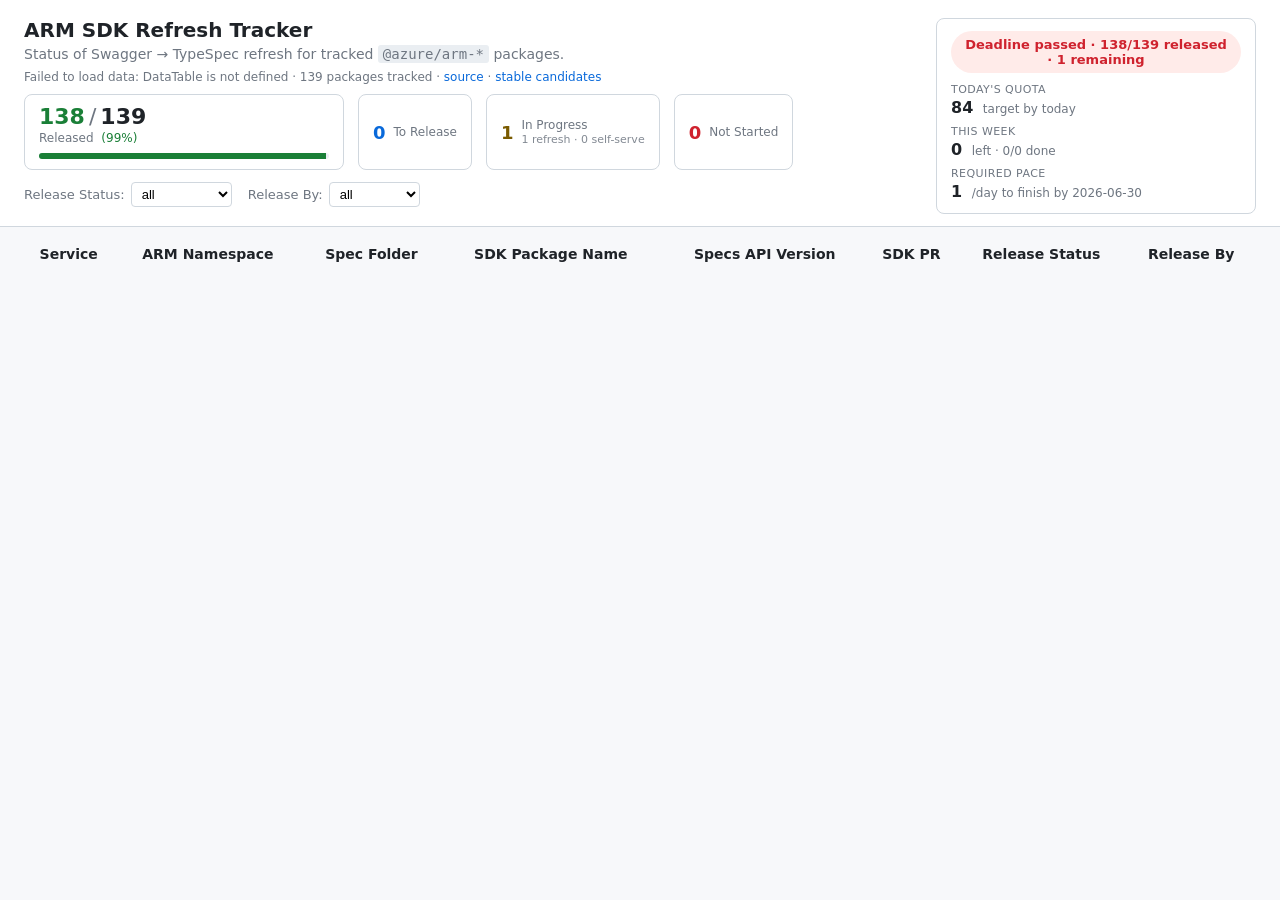
<file: site/index.html>
<!doctype html>
<html lang="en">
  <head>
    <meta charset="utf-8" />
    <meta name="viewport" content="width=device-width, initial-scale=1" />
    <title>ARM SDK Refresh Tracker</title>
    <link rel="stylesheet" href="https://cdn.datatables.net/2.1.8/css/dataTables.dataTables.min.css" />
    <link rel="stylesheet" href="styles.css?v=__ASSET_VERSION__" />
  </head>
  <body>
    <header>
      <div class="header-cols">
        <div class="header-main">
          <h1>ARM SDK Refresh Tracker</h1>
          <p class="sub">Status of Swagger → TypeSpec refresh for tracked <code>@azure/arm-*</code> packages.</p>
          <p class="meta">
            <span id="lastUpdated">Loading…</span>
            ·
            <span id="rowCount"></span>
            ·
            <a href="https://github.com/JialinHuang803/arm-refresh-tracker">source</a>
            ·
            <a href="stable.html">stable candidates</a>
          </p>
          <div id="stats" class="stats" hidden>
            <div class="stat stat-headline">
              <div class="stat-value"><span id="stat-released">0</span><span class="stat-divider">/</span><span id="stat-total">0</span></div>
              <div class="stat-label">Released <span id="stat-percent" class="stat-percent"></span></div>
              <div class="progress"><div id="stat-bar" class="progress-bar"></div></div>
            </div>
            <div class="stat stat-pill stat-to-release">
              <span class="stat-value" id="stat-to-release">0</span>
              <span class="stat-label">To Release</span>
            </div>
            <div class="stat stat-pill stat-in-progress">
              <span class="stat-value" id="stat-in-progress">0</span>
              <span class="stat-label">
                In Progress
                <span class="stat-sub" id="stat-in-progress-breakdown"></span>
              </span>
            </div>
            <div class="stat stat-pill stat-not-started">
              <span class="stat-value" id="stat-not-started">0</span>
              <span class="stat-label">Not Started</span>
            </div>
          </div>
          <div class="filters">
            <label>Release Status:
              <select id="filter-status">
                <option value="">all</option>
              </select>
            </label>
            <label>Release By:
              <select id="filter-by">
                <option value="">all</option>
              </select>
            </label>
          </div>
        </div>
        <aside class="header-side">
          <div id="planner" class="planner" hidden>
            <div class="planner-badge" id="planner-badge">—</div>
            <div class="planner-fields">
              <div class="planner-field">
                <div class="planner-label">Today's quota</div>
                <div class="planner-value"><span id="planner-target-today">0</span> <span class="planner-sub">target by today</span></div>
              </div>
              <div class="planner-field">
                <div class="planner-label">This week</div>
                <div class="planner-value"><span id="planner-week-target">0</span> <span class="planner-sub" id="planner-week-sub">to ship</span></div>
              </div>
              <div class="planner-field">
                <div class="planner-label">Required pace</div>
                <div class="planner-value"><span id="planner-pace">0</span> <span class="planner-sub">/day to finish by <span id="planner-deadline">—</span></span></div>
              </div>
            </div>
          </div>
        </aside>
      </div>
    </header>
    <main>
      <table id="grid" class="display compact" style="width:100%">
        <thead>
          <tr>
            <th>Service</th>
            <th>ARM Namespace</th>
            <th>Spec Folder</th>
            <th>SDK Package Name</th>
            <th>Specs API Version</th>
            <th>SDK PR</th>
            <th>Release Status</th>
            <th>Release By</th>
          </tr>
        </thead>
      </table>
    </main>
    <script src="https://code.jquery.com/jquery-3.7.1.min.js" integrity="sha256-/JqT3SQfawRcv/BIHPThkBvs0OEvtFFmqPF/lYI/Cxo=" crossorigin="anonymous"></script>
    <script src="https://cdn.datatables.net/2.1.8/js/dataTables.min.js"></script>
    <script src="app.js?v=__ASSET_VERSION__"></script>
  </body>
</html>
</file>
<file: site/styles.css>
:root {
  --bg: #f7f8fa;
  --fg: #1f2328;
  --muted: #6e7681;
  --border: #d0d7de;
  --accent: #0969da;
  --status-released-bg: #dafbe1;
  --status-released-fg: #1a7f37;
  --status-in-progress-bg: #fff8c5;
  --status-in-progress-fg: #7a5b00;
  --status-to-release-bg: #ddf4ff;
  --status-to-release-fg: #0969da;
  --status-not-started-bg: #ffebe9;
  --status-not-started-fg: #cf222e;
  --by-refresh-bg: #fdebff;
  --by-refresh-fg: #8250df;
  --by-self-serve-bg: #ddf4ff;
  --by-self-serve-fg: #0969da;
}

* { box-sizing: border-box; }

body {
  margin: 0;
  font-family: -apple-system, BlinkMacSystemFont, "Segoe UI", system-ui, sans-serif;
  font-size: 14px;
  color: var(--fg);
  background: var(--bg);
}

header {
  padding: 18px 24px 12px;
  background: white;
  border-bottom: 1px solid var(--border);
}

header h1 {
  margin: 0 0 4px;
  font-size: 20px;
  font-weight: 600;
}

header .sub {
  margin: 0 0 8px;
  color: var(--muted);
}

header .meta {
  margin: 0 0 10px;
  color: var(--muted);
  font-size: 12px;
}

header code {
  background: #eaeef2;
  padding: 1px 5px;
  border-radius: 3px;
}

.filters {
  display: flex;
  gap: 16px;
  margin-top: 6px;
  align-items: center;
}

.filters label {
  display: flex;
  align-items: center;
  gap: 6px;
  font-size: 13px;
  color: var(--muted);
}

.filters select {
  font-size: 13px;
  padding: 3px 6px;
  border: 1px solid var(--border);
  border-radius: 4px;
  background: white;
}

main {
  padding: 16px 24px 32px;
}

table.dataTable {
  background: white;
  border: 1px solid var(--border);
  border-collapse: collapse;
}

table.dataTable thead th {
  background: #f6f8fa;
  font-weight: 600;
  border-bottom: 1px solid var(--border);
}

table.dataTable td {
  vertical-align: top;
}

a {
  color: var(--accent);
  text-decoration: none;
}

a:hover { text-decoration: underline; }

.badge {
  display: inline-block;
  padding: 2px 8px;
  border-radius: 12px;
  font-size: 12px;
  font-weight: 500;
  white-space: nowrap;
}

.badge-Released { background: var(--status-released-bg); color: var(--status-released-fg); }
.badge-In-Progress { background: var(--status-in-progress-bg); color: var(--status-in-progress-fg); }
.badge-To-Release { background: var(--status-to-release-bg); color: var(--status-to-release-fg); }
.badge-Not-Started { background: var(--status-not-started-bg); color: var(--status-not-started-fg); }
.badge-beta { background: #fff8c5; color: #7a5b00; }

.tag-refresh { background: var(--by-refresh-bg); color: var(--by-refresh-fg); }
.tag-self-serve { background: var(--by-self-serve-bg); color: var(--by-self-serve-fg); }

.stats {
  display: flex;
  flex-wrap: wrap;
  gap: 14px;
  align-items: stretch;
  margin: 4px 0 12px;
}

.stat {
  background: white;
  border: 1px solid var(--border);
  border-radius: 8px;
  padding: 10px 14px;
  display: flex;
  flex-direction: column;
  justify-content: center;
}

.stat-headline { min-width: 220px; flex: 1 1 240px; max-width: 320px; }
.stat-headline .stat-value {
  font-size: 22px;
  font-weight: 600;
  line-height: 1.1;
  display: flex;
  align-items: baseline;
  gap: 2px;
}
.stat-headline .stat-divider { color: var(--muted); margin: 0 2px; font-weight: 400; }
.stat-headline #stat-released { color: var(--status-released-fg); }
.stat-headline .stat-label {
  font-size: 12px;
  color: var(--muted);
  margin-top: 2px;
}
.stat-percent { color: var(--status-released-fg); font-weight: 500; margin-left: 4px; }

.progress {
  margin-top: 8px;
  height: 6px;
  background: #eaeef2;
  border-radius: 3px;
  overflow: hidden;
}
.progress-bar {
  height: 100%;
  width: 0%;
  background: var(--status-released-fg);
  transition: width 320ms ease-out;
}

.stat-pill {
  flex-direction: row;
  align-items: center;
  gap: 8px;
  padding: 8px 14px;
  min-height: 0;
}
.stat-pill .stat-value { font-size: 18px; font-weight: 600; }
.stat-pill .stat-label { font-size: 12px; color: var(--muted); display: flex; flex-direction: column; }
.stat-pill .stat-sub { font-size: 11px; color: var(--muted); opacity: 0.85; margin-top: 1px; }

.stat-to-release .stat-value { color: var(--status-to-release-fg); }
.stat-in-progress .stat-value { color: var(--status-in-progress-fg); }
.stat-not-started .stat-value { color: var(--status-not-started-fg); }

/* Planner panel */
.header-cols {
  display: flex;
  gap: 20px;
  align-items: flex-start;
}
.header-main { flex: 1; min-width: 0; }
.header-side { flex: 0 0 320px; }
@media (max-width: 900px) {
  .header-cols { flex-direction: column; }
  .header-side { flex: 1 1 auto; width: 100%; }
}
.planner {
  display: flex;
  flex-direction: column;
  gap: 10px;
  padding: 12px 14px;
  margin-top: 0;
  background: white;
  border: 1px solid var(--border);
  border-radius: 8px;
}
.planner-badge {
  padding: 6px 12px;
  border-radius: 999px;
  font-weight: 600;
  font-size: 13px;
  text-align: center;
}
.planner-ahead { background: var(--status-released-bg); color: var(--status-released-fg); }
.planner-behind { background: var(--status-not-started-bg); color: var(--status-not-started-fg); }
.planner-neutral { background: var(--status-to-release-bg); color: var(--status-to-release-fg); }
.planner-fields {
  display: flex;
  flex-direction: column;
  gap: 8px;
}
.planner-field { }
.planner-label { font-size: 11px; color: var(--muted); text-transform: uppercase; letter-spacing: 0.04em; }
.planner-value { font-size: 16px; font-weight: 600; margin-top: 2px; }
.planner-sub { font-size: 12px; color: var(--muted); font-weight: 400; margin-left: 4px; }
.planner-delta-ahead { color: var(--status-released-fg); font-weight: 600; }
.planner-delta-behind { color: var(--status-not-started-fg); font-weight: 600; }
</file>
